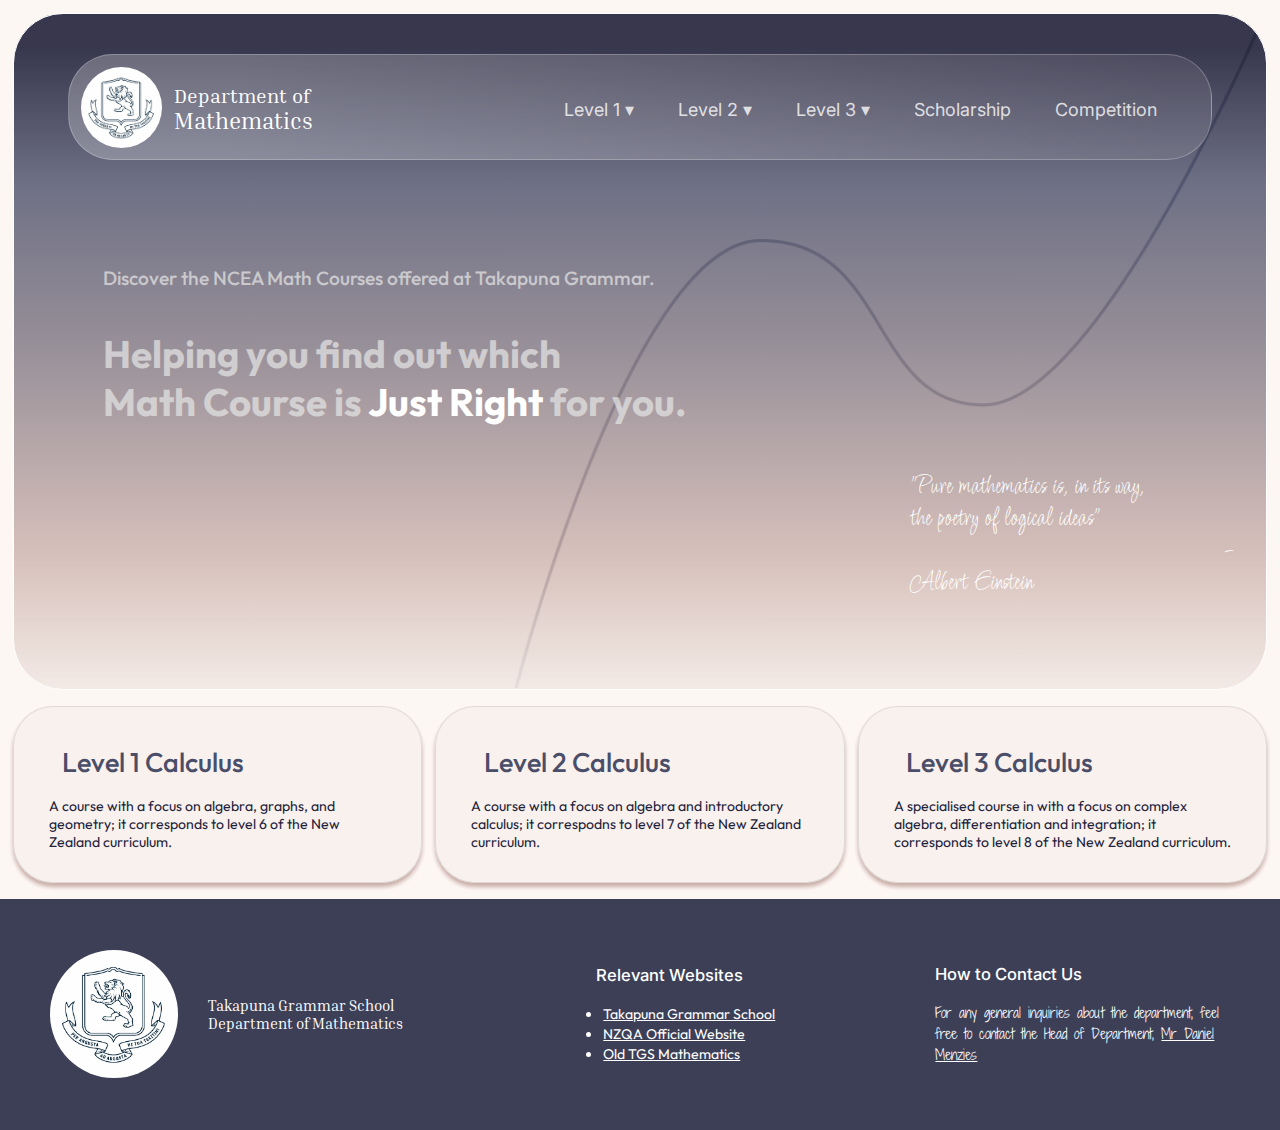
<file: index.html>
<!DOCTYPE html>

<html lang="en">

<head>
    <meta charset="UTF-8">
    <meta name="description" content="Official website for Department of Mathematics">
    <meta name="keywords" content="TGS, Takapuna Grammar, Mathematics">
    <meta name="author" content="Robert Park">
    <meta name="viewport" content="width=device-width, initial-scale=1.0">

    <title>TGS Department of Mathematics</title>

    <link rel="stylesheet" href="css/header.css">
    <link rel="stylesheet" href="css/footer.css">
    <link rel="stylesheet" href="css/homepage.css">
    <link rel="stylesheet" href="css/parentpage.css">
    <link rel="stylesheet" href="css/subpage.css">

    <!-- Link to Javascript -->
    <script src='js/functions.js'></script>
</head>

<body>

    <div class= "header" id="header">
        <div class="top">
    <div class="logo">
        <a href="index.php?page=home"><img src="images/logo.jpg" alt="school logo"></a>
    </div>

    <div class="title">
        <p class="title-upper">Department of</p>
        <p class="title-lower">Mathematics</p>
    </div>
</div>

<div class="nav">

    <ul>
        <li>
            <a href="level_one.html">Level 1 &#x25BE;</a>
            <ul class="dropdown">
                <li><a href="subpages/1.2_algebra.html">1.2 Algebra</a></li>
                <li><a href="subpages/1.3_teg.html">1.3 TEG</a></li>
                <li><a href="subpages/1.6_geometry.html">1.6 Geometry</a></li>
            </ul>
        </li>
        <li>
            <a href="parentpages/level_two.html">Level 2  &#x25BE;</a>
            <ul class="dropdown">
                <li><a href="subpages/2.6_algebra.html">2.6 Algebra</a></li>
                <li><a href="subpages/2.7_calculus.html">2.7 Calculus</a></li>
            </ul>
        </li>
        <li>
            <a href="parentpages/level_three.html">Level 3  &#x25BE;</a>
            <ul class="dropdown">
                <li><a href="subpages/3.5_complex.html">3.5 Complex Numbers</a></li>
                <li><a href="subpages/3.6_diff.html">3.6 Differentation</a></li>
                <li><a href="subpages/3.7_int.html">3.7 Integration</a></li>
            </ul>
        </li>
        <li><a href="parentpages/scholarship.html">Scholarship</a></li>
        <li><a href="parentpages/competition.html">Competition</a></li>
    </ul>

</div> <!-- / nav -->
    </div>

        <div class="showcase">

        <h3>Discover the NCEA Math Courses offered at Takapuna Grammar.</h3>

        <h1>Helping you find out which <br> Math Course is <em>Just Right</em> for you.</h1>

        <p>"Pure mathematics is, in its way,<br>the poetry of logical ideas" <br> &emsp;&emsp;&emsp;&emsp;&emsp;&emsp;&emsp;&emsp;&emsp;&emsp;&emsp;&emsp;- Albert Einstein</p>
        
    </div>

    <div class="wrapper">

        <div class="box" onclick="location.href='level_one.html'">
            <h2>Level 1 Calculus</h2>
            <p>A course with a focus on algebra, graphs, and geometry; it corresponds to level 6 of the New Zealand curriculum.</p>
        </div>

        <div class="box" onclick="location.href='parentpages/level_two.html'">
            <h2>Level 2 Calculus</h2>
            <p>A course with a focus on algebra and introductory calculus; it correspodns to level 7 of the New Zealand curriculum.</p>
        </div>

        <div class="box" onclick="location.href='parentpages/level_three.html'">
            <h2>Level 3 Calculus</h2>
            <p>A specialised course in with a focus on complex algebra, differentiation and integration; it corresponds to level 8 of the New Zealand curriculum.</p>
        </div>

    </div>
    <footer>
        <div class="footer-left">
    <img src="images/logo.jpg" alt="school logo">
    <div class="title">
        <p>Takapuna Grammar School</p>
        <p>Department of Mathematics</p>
    </div>
</div>

<div class="footer-middle">
    <h3>Relevant Websites</h3>
    <ul>
        <li><a href="http://takapuna.school.nz">Takapuna Grammar School</a></li>
        <li><a href="https://www2.nzqa.govt.nz">NZQA Official Website</a></li>
        <li><a href="https://sites.google.com/tgs.school.nz/tgsmaths">Old TGS Mathematics</a></li>
    </ul>
</div>

<div class="footer-right">

    <h3>How to Contact Us</h3>
    
    <p>For any general inquiries about the department, feel free to contact the Head of Department, 
        <a href="mailto:d.menzies@tgs.school.nz">Mr Daniel Menzies</a>
    </p>

</div>


    </footer>

</body>

</html>
</file>
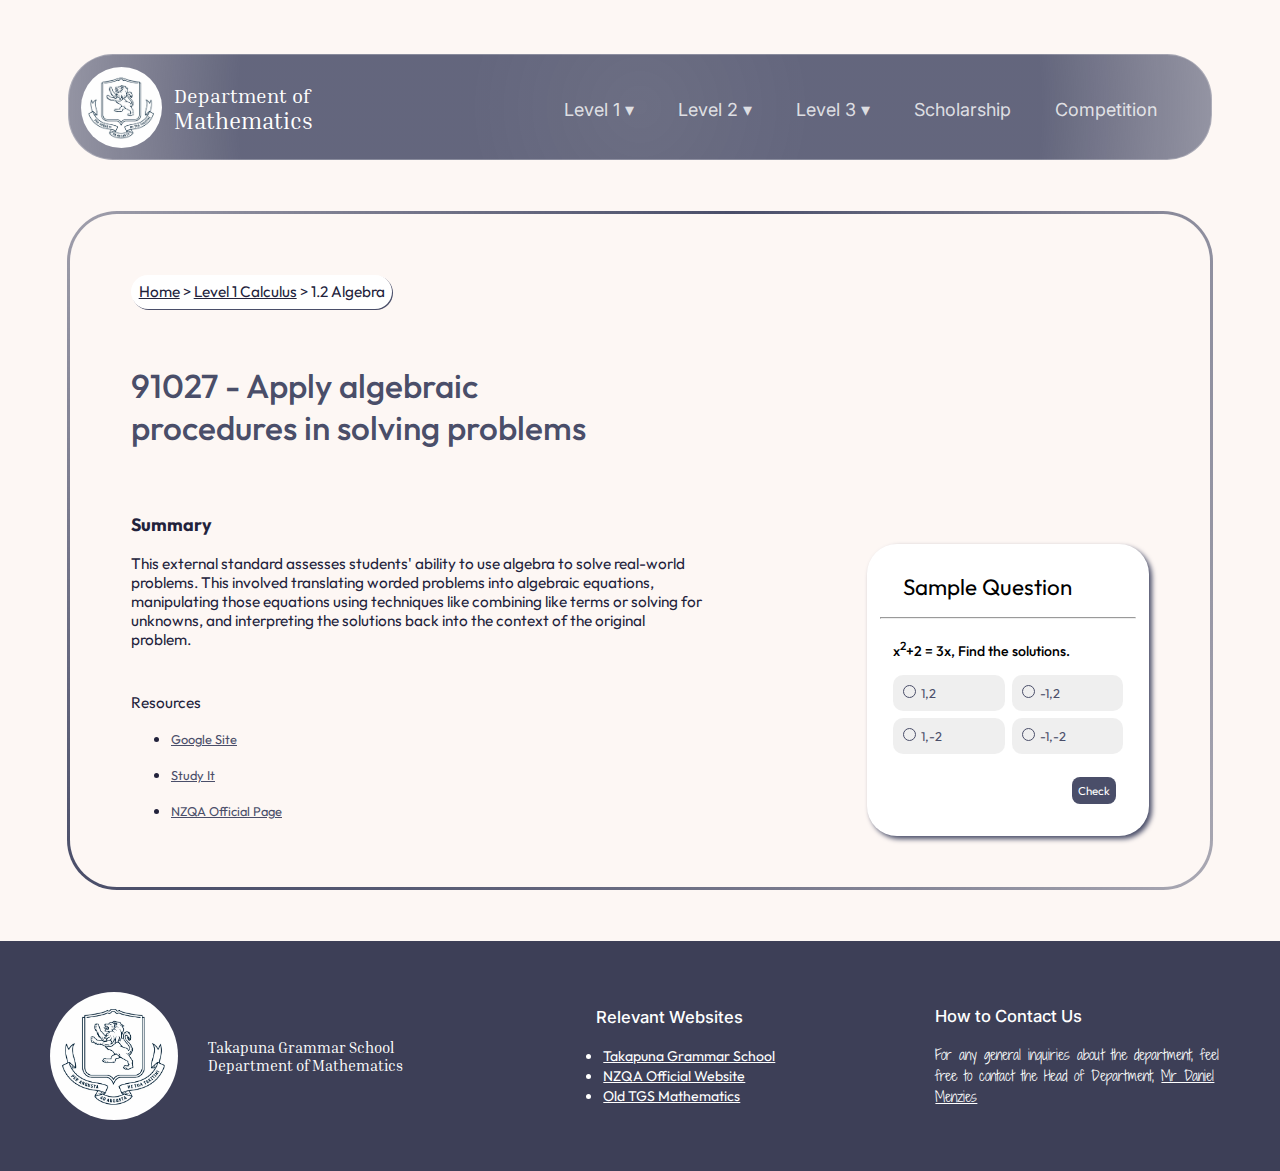
<file: 1.2_algebra.html>
<!DOCTYPE html>

<html lang="en">

<head>
    <meta charset="UTF-8">
    <meta name="description" content="Official website for Department of Mathematics">
    <meta name="keywords" content="TGS, Takapuna Grammar, Mathematics">
    <meta name="author" content="Robert Park">
    <meta name="viewport" content="width=device-width, initial-scale=1.0">

    <title>TGS Department of Mathematics</title>

    <link rel="stylesheet" href="css/header.css">
    <link rel="stylesheet" href="css/footer.css">
    <link rel="stylesheet" href="css/homepage.css">
    <link rel="stylesheet" href="css/parentpage.css">
    <link rel="stylesheet" href="css/subpage.css">

    <!-- Link to Javascript -->
    <script src='js/functions.js'></script>
</head>

<body>

    <div class= "header" id="header">
        <div class="top">
    <div class="logo">
        <a href="index.html"><img src="images/logo.jpg" alt="school logo"></a>
    </div>

    <div class="title">
        <p class="title-upper">Department of</p>
        <p class="title-lower">Mathematics</p>
    </div>
</div>

<div class="nav">

    <ul>
        <li>
            <a href="level_one.html">Level 1 &#x25BE;</a>
            <ul class="dropdown">
                <li><a href="1.2_algebra.html">1.2 Algebra</a></li>
                <li><a href="index.php?page=subpages/1.3_teg">1.3 TEG</a></li>
                <li><a href="index.php?page=subpages/1.6_geometry">1.6 Geometry</a></li>
            </ul>
        </li>
        <li>
            <a href="index.php?page=parentpages/level_two">Level 2  &#x25BE;</a>
            <ul class="dropdown">
                <li><a href="index.php?page=subpages/2.6_algebra">2.6 Algebra</a></li>
                <li><a href="index.php?page=subpages/2.7_calculus">2.7 Calculus</a></li>
            </ul>
        </li>
        <li>
            <a href="index.php?page=parentpages/level_three">Level 3  &#x25BE;</a>
            <ul class="dropdown">
                <li><a href="index.php?page=subpages/3.5_complex">3.5 Complex Numbers</a></li>
                <li><a href="index.php?page=subpages/3.6_diff">3.6 Differentation</a></li>
                <li><a href="index.php?page=subpages/3.7_int">3.7 Integration</a></li>
            </ul>
        </li>
        <li><a href="index.php?page=parentpages/scholarship">Scholarship</a></li>
        <li><a href="index.php?page=parentpages/competition">Competition</a></li>
    </ul>

</div> <!-- / nav -->
    </div>

        <div class="subpage-content">

        <div class="subpage-text">

            <div class="breadcrumb">
                <p><a href="index.html">Home</a> > <a href="level_one.html">Level 1 Calculus</a> > 1.2 Algebra</p>
            </div>

            <br>

            <h1>91027 - Apply algebraic <br>procedures in solving problems</h1>
            
            <br>

            <h3>Summary</h3>

            <p>
                This external standard assesses students' ability to use algebra to solve real-world problems. 
                This involved translating worded problems into algebraic equations, manipulating those equations 
                using techniques like combining like terms or solving for unknowns, and interpreting the solutions 
                back into the context of the original problem.
            </p>

            <br>

            <p>Resources</p>

            <ul>
                <li><a href="https://sites.google.com/tgs.school.nz/tgsmaths/l1mac/1-2-algebra?authuser=0">Google Site</a></li>
                <li><a href="https://studyit.govt.nz/Maths/level/4/standard/1.2">Study It</a></li>
                <li><a href="https://www.nzqa.govt.nz/ncea/assessment/view-detailed.do?standardNumber=91027">NZQA Official Page</a></li>
            </ul>
            
        </div> <!-- /subpage-text -->

        <div class="quiz">
            <h2>Sample Question</h2>

            <hr>

            <div class="option">

                <p>x<sup>2</sup>+2 = 3x, Find the solutions.</p>
                
                <ul>
                    <li><input type="radio" name="radAnswer" id="correct">1,2</li>
                    <li><input type="radio" name="radAnswer">-1,2</li>
                    <li><input type="radio" name="radAnswer">1,-2</li>
                    <li><input type="radio" name="radAnswer">-1,-2</li>
                </ul>
            </div>

            <button type="submit" id="quizbtn" onclick = checkAnswer()>Check</button>

        </div>

    </div>
<script> changeColor(); </script>
    <footer>
        <div class="footer-left">
    <img src="images/logo.jpg" alt="school logo">
    <div class="title">
        <p>Takapuna Grammar School</p>
        <p>Department of Mathematics</p>
    </div>
</div>

<div class="footer-middle">
    <h3>Relevant Websites</h3>
    <ul>
        <li><a href="http://takapuna.school.nz">Takapuna Grammar School</a></li>
        <li><a href="https://www2.nzqa.govt.nz">NZQA Official Website</a></li>
        <li><a href="https://sites.google.com/tgs.school.nz/tgsmaths">Old TGS Mathematics</a></li>
    </ul>
</div>

<div class="footer-right">

    <h3>How to Contact Us</h3>
    
    <p>For any general inquiries about the department, feel free to contact the Head of Department, 
        <a href="mailto:d.menzies@tgs.school.nz">Mr Daniel Menzies</a>
    </p>

</div>


    </footer>

</body>

</html>
</file>
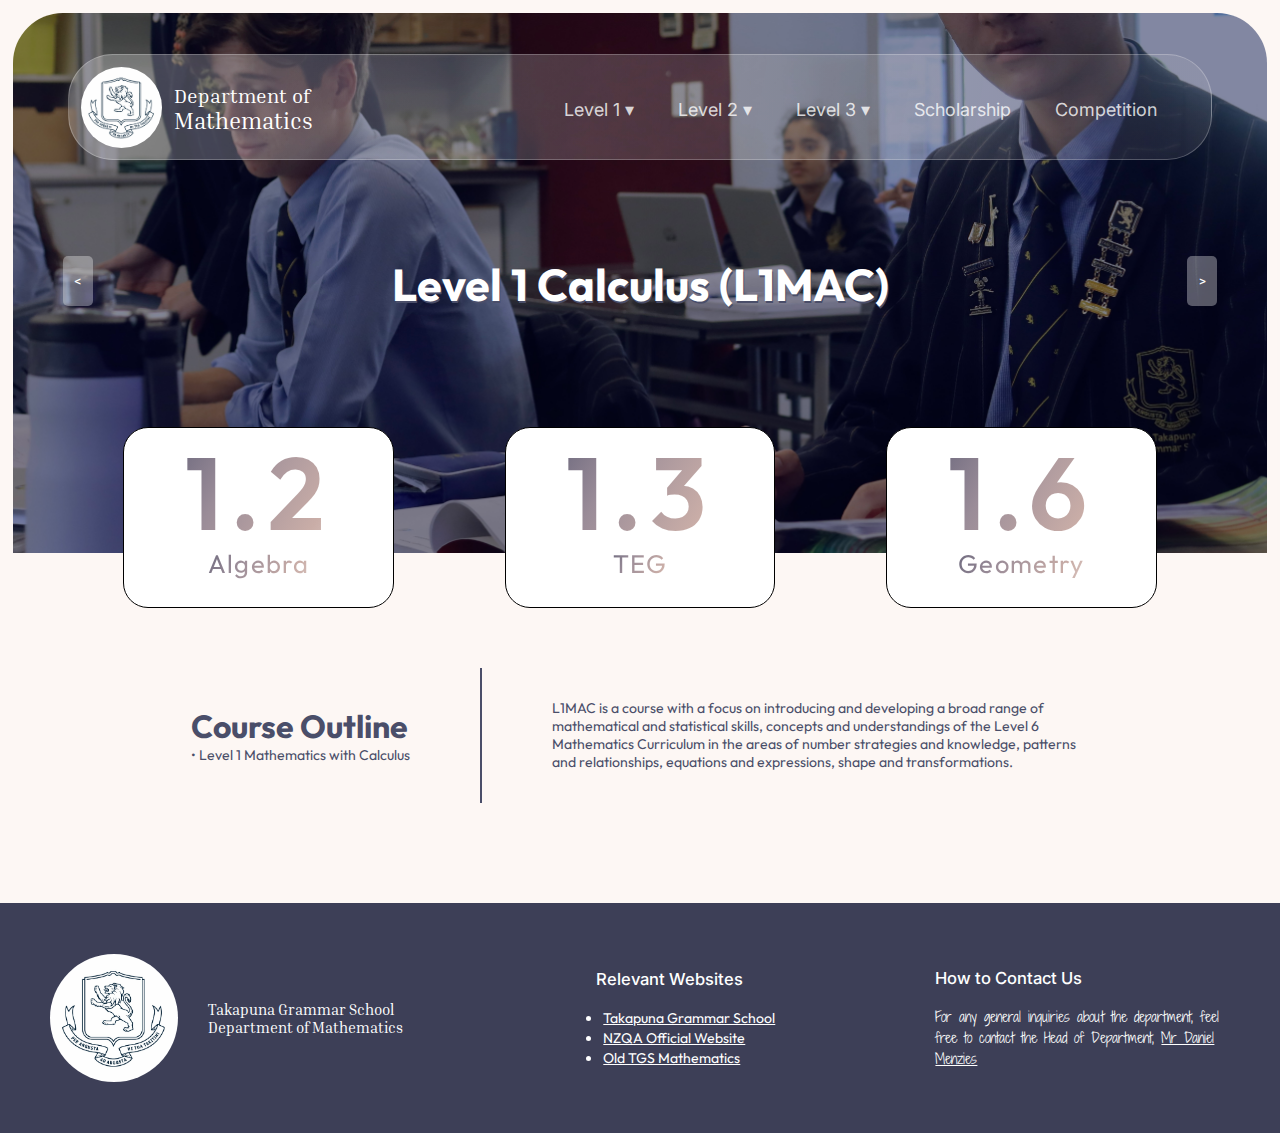
<file: level_one.html>
<!DOCTYPE html>

<html lang="en">

<head>
    <meta charset="UTF-8">
    <meta name="description" content="Official website for Department of Mathematics">
    <meta name="keywords" content="TGS, Takapuna Grammar, Mathematics">
    <meta name="author" content="Robert Park">
    <meta name="viewport" content="width=device-width, initial-scale=1.0">

    <title>TGS Department of Mathematics</title>

    <link rel="stylesheet" href="css/header.css">
    <link rel="stylesheet" href="css/footer.css">
    <link rel="stylesheet" href="css/homepage.css">
    <link rel="stylesheet" href="css/parentpage.css">
    <link rel="stylesheet" href="css/subpage.css">

    <!-- Link to Javascript -->
    <script src='js/functions.js'></script>
</head>

<body>

    <div class= "header" id="header">
        <div class="top">
    <div class="logo">
        <a href="index.html"><img src="images/logo.jpg" alt="school logo"></a>
    </div>

    <div class="title">
        <p class="title-upper">Department of</p>
        <p class="title-lower">Mathematics</p>
    </div>
</div>

<div class="nav">

    <ul>
        <li>
            <a href="level_one.html">Level 1 &#x25BE;</a>
            <ul class="dropdown">
                <li><a href="1.2_algebra.html">1.2 Algebra</a></li>
                <li><a href="index.php?page=subpages/1.3_teg">1.3 TEG</a></li>
                <li><a href="index.php?page=subpages/1.6_geometry">1.6 Geometry</a></li>
            </ul>
        </li>
        <li>
            <a href="index.php?page=parentpages/level_two">Level 2  &#x25BE;</a>
            <ul class="dropdown">
                <li><a href="index.php?page=subpages/2.6_algebra">2.6 Algebra</a></li>
                <li><a href="index.php?page=subpages/2.7_calculus">2.7 Calculus</a></li>
            </ul>
        </li>
        <li>
            <a href="index.php?page=parentpages/level_three">Level 3  &#x25BE;</a>
            <ul class="dropdown">
                <li><a href="index.php?page=subpages/3.5_complex">3.5 Complex Numbers</a></li>
                <li><a href="index.php?page=subpages/3.6_diff">3.6 Differentation</a></li>
                <li><a href="index.php?page=subpages/3.7_int">3.7 Integration</a></li>
            </ul>
        </li>
        <li><a href="index.php?page=parentpages/scholarship">Scholarship</a></li>
        <li><a href="index.php?page=parentpages/competition">Competition</a></li>
    </ul>

</div> <!-- / nav -->
    </div>

        <div class="banner">

        <h1>Level 1 Calculus (L1MAC)</h1>
        
        <div class="slides" id="slides">

                                    <img class="slide" src="images/class/MAC_1.jpg" alt="class photo">
                                            <img class="slide" src="images/class/MAC_2.jpg" alt="class photo">
                                            <img class="slide" src="images/class/MAC_3.jpg" alt="class photo">
                                            <img class="slide" src="images/class/MAC_4.jpg" alt="class photo">
                                            <img class="slide" src="images/class/MAC_5.jpg" alt="class photo">
                    
        </div>

        <div class="buttons">
            <button id="prev" onclick="prevSlide()">&lt;</button>
            <button id="next" onclick="nextSlide()">&gt;</button>
        </div>

    </div>

    <div class="blocks">

        <div class="block" onclick="location.href='1.2_algebra.html'">
            <h1>1.2</h1>
            <p>Algebra</p>
        </div>        

        <div class="block" onclick="location.href='index.php?page=subpages/1.3_teg'">
            <h1>1.3</h1>
            <p>TEG</p>
        </div>        

        <div class="block" onclick="location.href='index.php?page=subpages/1.6_geometry'">
            <h1>1.6</h1>
            <p>Geometry</p>
        </div>        

    </div>


    <div class="summary">

        <div class="text-left">
            <h2>Course Outline</h2>
            <p>• Level 1 Mathematics with Calculus</p>
        </div>
    
        <div class="vr"></div>
        
        <p>L1MAC is a course with a focus on introducing and developing a broad range of mathematical 
        and statistical skills, concepts and understandings of the Level 6 Mathematics Curriculum in the 
        areas of number strategies and knowledge, patterns and relationships, equations and expressions, 
        shape and transformations.</p>

    </div>

    <script>
        setInterval(nextSlide, 4000); // auto slideshow
    </script>
    <footer>
        <div class="footer-left">
    <img src="images/logo.jpg" alt="school logo">
    <div class="title">
        <p>Takapuna Grammar School</p>
        <p>Department of Mathematics</p>
    </div>
</div>

<div class="footer-middle">
    <h3>Relevant Websites</h3>
    <ul>
        <li><a href="http://takapuna.school.nz">Takapuna Grammar School</a></li>
        <li><a href="https://www2.nzqa.govt.nz">NZQA Official Website</a></li>
        <li><a href="https://sites.google.com/tgs.school.nz/tgsmaths">Old TGS Mathematics</a></li>
    </ul>
</div>

<div class="footer-right">

    <h3>How to Contact Us</h3>
    
    <p>For any general inquiries about the department, feel free to contact the Head of Department, 
        <a href="mailto:d.menzies@tgs.school.nz">Mr Daniel Menzies</a>
    </p>

</div>


    </footer>

</body>

</html>
</file>
<file: css/header.css>
#header {
    position: absolute;
    top: 6vh;

    /* align to centre */
    left: 0;
    right: 0;
    margin-left: auto;
    margin-right: auto;

    /* dimension */
    height: 9vh;
    width: 88vw;
    padding: 1.5vh 1vw 1vh 0.2vw;

    /* content display */
    display: inline-flex;
    justify-content: space-between;
    align-items: center;

    /* border styling */
    border: 1px solid rgba(255, 255, 255, 0.24);
    border-radius: 5vh;

    /* text colour */
    color: #fff;

    z-index: 1; /* brought to front */
}

/* --- variable styling for general and for subpages --- */
.header {
    /* background glass morphism */
    background: linear-gradient(100deg, rgba(255, 255, 255, 0.25) 15%, rgba(242, 233, 228, 0.1) 95%);
}

.subpage-header {
    /* background gradient  */
    background: radial-gradient(circle at center, #4a4e69cf 0%, #4a4e69db 30%, #4a4e69db 70%, #4a4e6995 100%);

}


.top {
    /* logo and title */
    display: flex;
    align-items: center;
}

    .top img {
        height: 9vh;
        border-radius: 4.5vh; /* =height; make it circular */
        margin-right: 1vw;
        margin-left: 0.7vw;
    }

    /* title styling - alignment */
    .top .title p {
        margin: 0;
        padding: 0;
        font-family: "Inria Serif", serif;
    }

    .top .title .title-upper {
        font-size: 2.2vh;
    }

    .top .title .title-lower {
        font-size: 2.5vh;
    }


.nav ul {
    list-style: none;
}

    .nav ul li {
        display: inline-block;
        margin-right: 3.2vw;
        font-size: 2vh;
    }

    .nav ul li a { /* includes dropdown contents */
        display: block; 
        font-family: "Inter", sans-serif;
        padding: 5vh 0px 5vh 0px; /* padding to let hover */
        text-decoration: none;
        color: #ffffffcd;
    }

        .nav ul li a:hover {
            /* general hover highlight */
            color: #fff;
            transition: 0.2s;
        }
    
    .nav ul li ul.dropdown {
        display: none; /* hidden unless hover */
        padding: 5px 5px 5px 5px;
        margin: 0px 0px 0px -20px;
        position: absolute;
        width: max-content;
    }

    .nav ul li ul.dropdown li {
        display: flex;
        padding: 0px;
        font-size: 0.8vw;
    }

    .nav ul li ul.dropdown li a {
        padding: 10px 0px 10px 10px;
    }

    .nav ul li:hover ul.dropdown {
        display: inline-block;
        /* similar glass morphic container*/
        background: linear-gradient(100deg, rgba(255, 255, 255, 0.3) 15%, rgba(242, 233, 228, 0.15) 95%);
        border-radius: 10px;
    }

    .subpage-header .nav ul li:hover ul.dropdown {
        /* different colour for subpage header */
        display: inline-block;
        background: #4a4e69eb;
    }

    .nav button {
        display: none;
    }
</file>
<file: css/footer.css>
footer {
    /* position */
    margin: 0 -1.1% -10% -1.1%; /* negative to cancel out body padding*/
    padding: 4vw;

    /* content alignment */
    display: flex;
    align-items: center;
    justify-content: space-between;

    /* colours */
    background-color: #3d3f57;
    color: #fff;

}

    footer h3 {
        margin-bottom: 2vh;
        font-family: "Inter", sans-serif;
        font-weight: 500;
        font-size: 1.3vw
    }
    

.footer-left {
    display: inherit;
    align-items: center;
}

    .footer-left img { /* school logo */
        height: 10vw;
        margin-right: 30px;

        /* circular shape */
        border-radius: 5vw;
    }

    .footer-left .title p { /* website title */
        font-family: "Inria Serif", serif;
        font-size: 1.2vw;
    }


.footer-middle {
    /* links, attributes etc */
    display: inherit;
    flex-direction: column;
    align-items: center;

}

    .footer-middle ul li a {
        color: inherit;
        font-size: 1.1vw;
    }

    .footer-middle ul li a:hover,
    .footer-right a:hover {
        color: #d6ccc2;
        transition: 0.2s;
    }


.footer-right { /* contact info, comment etc */
    width: 23vw;
}

    .footer-right p,
    .footer-right a {
        font-family: "Shadows Into Light Two", serif;
        font-size: 1.1vw;
    }

    .footer-right a {
        color: inherit;
    }
</file>
<file: css/homepage.css>
@import url('https://fonts.googleapis.com/css2?family=Inria+Serif:ital,wght@0,300;0,400;0,700;1,300;1,400;1,700&family=Inter:wght@100..900&family=Licorice&family=Outfit:wght@100..900&family=Shadows+Into+Light+Two&display=swap');

/* universal */
* {
    margin: 0;
    font-family: "Outfit", sans-serif;
    font-style: normal;
}

body {
    padding: 1%;
    background-color: #FDF7F4;
}


.showcase {
    height: 75vh;

    /* border style */
    border: 1px solid #fff;
    border-radius: 50px;

    /* background style */
    background: linear-gradient(
        180deg,
        rgba(34, 34, 59, 0.9) 5%,
        rgba(74, 78, 105, 0.8) 25%,
        rgba(128, 119, 131, 0.8) 50%,
        rgba(201, 173, 167, 0.75) 80%,
        rgba(242, 233, 228, 0.9) 100%),
        url(../images/vector.png);

    background-repeat: no-repeat;
    background-size: contain;
    background-position: right;

    /* text colour */
    color: rgba(225, 225, 225, 0.75);

    z-index: -1; /* below nav bar */
}

    /* text positions */
    .showcase h1, 
    .showcase h3 {
        margin-left: 7vw;
    }
    
    .showcase h1 { /* "Helping you find..." */
        font-size: 3vw;
    }

        .showcase h1 em{
            color: #fff;
        }

    .showcase h3 { /* "Discover the NCEA..." */
        margin-top: 28vh;
        margin-bottom: 40px;
        font-weight: 500;
        font-size: 1.5vw;
    }

    .showcase p { /* Einstein's quote */
        margin-left: 70vw;
        margin-top: 5vh;
        font-family: "Licorice", serif;
        font-size: 2vw;
        color: #fff;
    }


.wrapper { /* contains boxes */
    display: flex;
    gap: 1vw;
    margin-top: 1.8vh;
    margin-bottom: 1.8vh;
}

.box {
    /* dimension */
    width: 32vw;
    height: 15vh;

    padding: 20px 35px 20px 35px;

    /* border style */
    border: 1px solid rgba(184, 184, 184, 0.4);
    border-radius: 40px;

    background: rgba(242, 233, 228, 0.4);
    box-shadow: 0px 4px 4px #C9ADA7;

    cursor: pointer;
}

.box:hover {
    transform: translate3d(1px, 2px, 0px); 
    box-shadow: none;
}

    .box h2 {
        margin: 2vh 0px 2vh 1vw;
        font-weight: 500;
        font-size: 3vh;
        color: #4A4E69;
    }

    .box p {
        color: #22223B;
        font-size: 1.1vw;
    }
</file>
<file: css/parentpage.css>
.banner {
    position: relative;
    height: 60vh;
    width: 100%;
    overflow: hidden; /* hiding inactive slideshow images */
    border-radius: 50px 50px 0px 0px;
}

    .banner h1 {
        /* text styling */
        font-size: 3.5vw;
        color: #ffffff;
        text-shadow: 1px 2px #4A4E69;

        /* on top of slideshow */
        position: absolute;

        /* align to centre */
        left: 0;
        right: 0;
        top: 45%;
        margin-left: auto;
        margin-right: auto;
        width: max-content;

        /* in front of the slideshow */
        z-index: 1;
    }

    .slides {
        position: absolute;
        top: 0;
        left: 0;
        height: 100%;
        display: flex;
        width: max-content;
        transition: 1.2s;
    }
    
        .slides img {
            width: 98vw; /* same as the banner width */
            height: 100%;
            object-fit: cover;

            /* behind the heading*/
            z-index: -1;
        }
        
    .buttons { /* manual nav buttons */
        position: absolute;
        top: 45%;
        left: 4%;
        width: 92%;
        display: flex;
        justify-content: space-between;
        z-index: 2;
    }
    
        .buttons button {
            width: 30px;
            height: 50px;
            border: none;
            border-radius: 5px;
            background-color: #fff5;
            color: #fff;
        }

        .buttons button:hover {
            background-color: rgba(255, 255, 255, 0.6);
        }

        
.blocks {
    position: relative;
    display: flex;
    margin-top: -14vh; /* negative margin to overlap */
    justify-content: space-evenly;
    z-index: 2;
}

    .block {
        /* dimension */
        width: 21vw;
        height: 14vw;

        /* text position */
        display: flex;
        flex-direction: column;
        align-items: center;

        background-color: #ffffff;
        
        /* border styling */
        border: 1px solid;
        border-radius: 25px;

        cursor: pointer;
    }

    .block:hover {
        box-shadow: 0px 0px 5px #4A4E69;
    }

    .block:hover h1, .block:hover p {
        background-size: 2%;
    }

        /* block text styling */
        .block h1 {
            font-size: 8vw;
            font-weight: 600;
            letter-spacing: 0.6vw;
            margin-bottom: -10px;
        }

        .block p {
            font-size: 2vw;
            letter-spacing: 0.1vw;
        }

        .block h1, .block p {         
            background: linear-gradient(120deg, #22223B -70%, #4A4E69 -25%, #9A8C98 32%, #C9ADA7 83%, rgba(242, 233, 228, 0.6) 140%);
            background-clip: text;
            -webkit-text-fill-color: transparent;
        }


.summary {
    display: flex;
    align-items: center;
    justify-content: center;
    padding: 60px 150px 100px 150px;
    font-size: 110%;
    color: #4A4E69;
}

    /* summary text styling */
    .summary p {
        width: 42vw;
        font-size: 1.1vw;
    }

        .summary .text-left p {
            width: fit-content;
            font-size: 1.1vw;
        }

        .summary .text-left h2 {
            font-size: 2.5vw;
        }

    .summary .vr { /* vertical divider */
        border-right: 2px solid #4A4E69;
        height: 15vh;
        margin: 0 70px 0 70px;
    }
</file>
<file: css/subpage.css>
.subpage-content {
    display: flex;
    justify-content: space-between;

    /* spacing */
    margin: 22vh 4.2vw 4vw 4.2vw;
    padding: 4vw 4.8vw 4vw 4.8vw;

    /* border style */
    border: double 3px transparent;
    border-radius: 50px;

    /* background style */
    background-image: linear-gradient(#FDF7F4, #FDF7F4), radial-gradient(circle at top left, #4a4e6985, #4A4E69, #4a4e6976);
    background-origin: border-box;
    background-clip: padding-box, border-box;

}

    .breadcrumb {
        align-items: center;
        width: fit-content;
        border-radius: 30px;
        background-color: #fff;
        box-shadow: 1px 1px #4A4E69;
    }

        .breadcrumb p {
            padding: 0.5em;
            font-size: 1vw;
        }

        .breadcrumb a {
            color: #22223B;
        }
        
        .breadcrumb a:hover {
            color: #9A8C98;
        }


    .subpage-text * { /* applied to all child texts */
        margin: 0.6em 0 1em 0; /* margin proportional to font size */
    }

    .subpage-text {
        width: 45vw;
        color: #22223B;
    }

        .subpage-text h1 {
            /* e.g. "91027 - Apply algebra..." */
            font-size: 2.6vw;
            font-weight: 500;
            color: #4A4E69;
        }

        .subpage-text h3 {
            font-size: 1.4vw;
        }

        .subpage-text p {
            font-size: 1.2vw;
        }

        .subpage-text ul li a{
            color: #4A4E69;
            font-size: 1vw;
        }

        .subpage-text ul li a:hover{
            color: #9A8C98;
        }


    .quiz {        
        /* position */
        align-self: flex-end;

        /* dimension */
        width: 20vw;
        height: fit-content;

        padding: 1vw;

        /* border style */
        border-radius: 30px;

        background-color: #fff;
        box-shadow: 3px 3px 5px #4A4E69;
    }

        .quiz h2 {
            margin: 1.25vw 0px 1.25vw 1.75vw;
            font-weight: 400;
            font-size: 1.75vw;
        }

        .quiz hr {
            color: #4A4E69;
            margin-bottom: 0.5vw;
        }

        .quiz p {
            margin-bottom: 15px;
            font-weight: 500;
            font-size: 1.1vw;
        }

        .quiz .option {
            padding: 1vw;
        }

            .quiz .option ul {
                list-style: none;

                /* 2 x 2 table */
                padding: 0;
                display: grid;
                grid-template-columns: 0.5fr 0.5fr;
                row-gap: 7px;
                column-gap: 7px;
            }

                .quiz .option ul li {
                    padding: 10px;
                    font-size: 1vw;
                    background-color: #e2e2e28e;
                    border-radius: 10px;
                    color: #4A4E69;
                }

                input[type="radio"] {
                    appearance: none;
                    border: 1px solid #4A4E69;
                    border-radius: 50%;
                    margin-right: 5px;
                    height: 1em;
                    width: 1em;
                }

                input[type="radio"]:checked {
                    background-color: #4A4E69;
                }
                

        .quiz button {
            /* position */
            margin: 0.75vw 0px 1.5vw 75%;
            padding: 6px;

            /* colours */
            color: #fff;
            background-color: #4A4E69;

            /* border style */
            border: none;
            border-radius: 8px;
            
            cursor: pointer;
            font-size: 0.9vw;
        }
</file>
